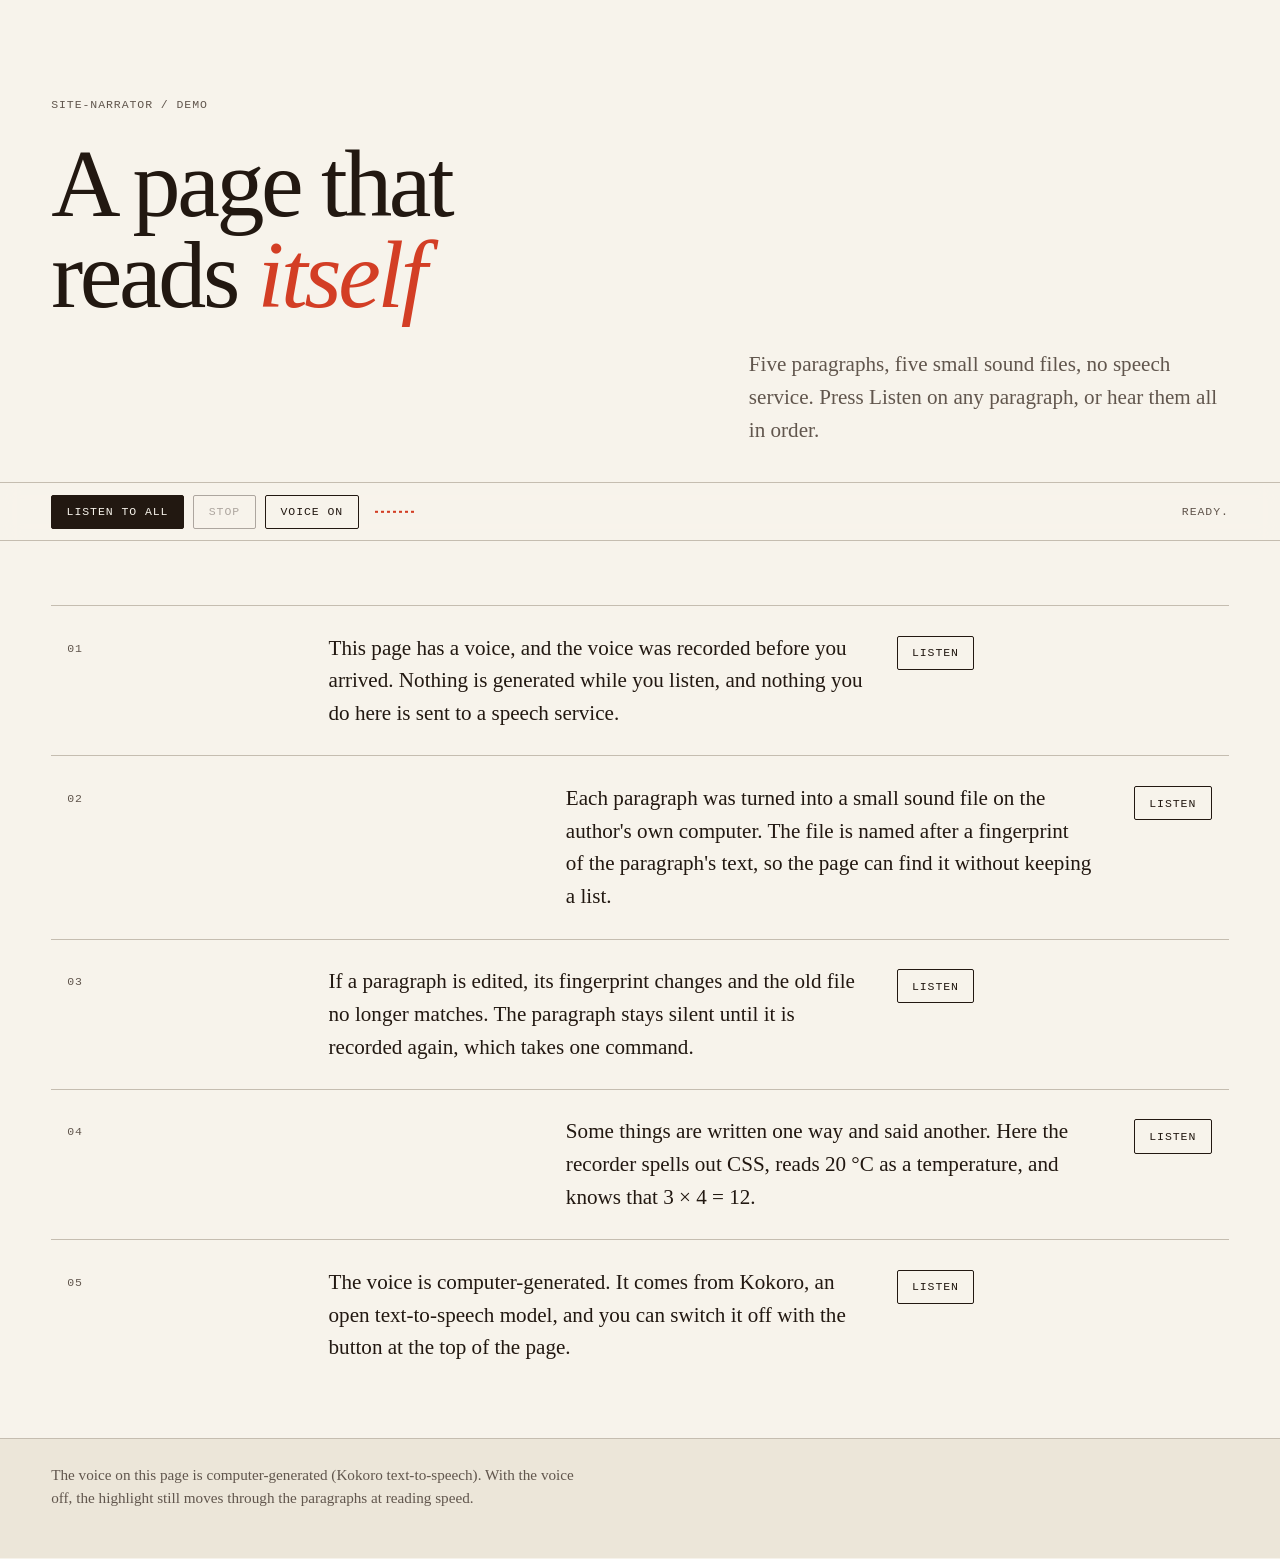
<file: examples/demo/index.html>
<!doctype html>
<html lang="en">
  <head>
    <meta charset="utf-8" />
    <meta name="viewport" content="width=device-width, initial-scale=1" />
    <meta http-equiv="Content-Security-Policy" content="default-src 'self'; img-src 'self' data:" />
    <title>A page that reads itself: site-narrator demo</title>
    <link rel="icon" href="data:," />
    <link rel="stylesheet" href="demo.css" />
    <script type="module" src="demo.js"></script>
  </head>
  <body>
    <header class="masthead">
      <p class="masthead__label">site-narrator / demo</p>
      <h1 id="title">A page that reads <em>itself</em></h1>
      <p class="masthead__lede">Five paragraphs, five small sound files, no speech service. Press Listen on any paragraph, or hear them all in order.</p>
    </header>

    <div class="desk" role="group" aria-label="Narration controls">
      <button type="button" class="btn btn--ink" data-action="all">Listen to all</button>
      <button type="button" class="btn" data-action="stop" disabled>Stop</button>
      <button type="button" class="btn btn--switch" data-action="voice" aria-pressed="true">Voice on</button>
      <div class="meter" aria-hidden="true"><span></span><span></span><span></span><span></span><span></span><span></span><span></span></div>
      <p class="desk__status" role="status" aria-live="polite">Ready.</p>
    </div>

    <main aria-labelledby="title">
      <ol class="column">
        <li class="passage">
          <p data-narrate>This page has a voice, and the voice was recorded before you arrived. Nothing is generated while you listen, and nothing you do here is sent to a speech service.</p>
          <button type="button" class="btn btn--listen" data-action="one">Listen</button>
        </li>
        <li class="passage">
          <p data-narrate>Each paragraph was turned into a small sound file on the author's own computer. The file is named after a fingerprint of the paragraph's text, so the page can find it without keeping a list.</p>
          <button type="button" class="btn btn--listen" data-action="one">Listen</button>
        </li>
        <li class="passage">
          <p data-narrate>If a paragraph is edited, its fingerprint changes and the old file no longer matches. The paragraph stays silent until it is recorded again, which takes one command.</p>
          <button type="button" class="btn btn--listen" data-action="one">Listen</button>
        </li>
        <li class="passage">
          <p data-narrate>Some things are written one way and said another. Here the recorder spells out CSS, reads 20 °C as a temperature, and knows that 3 × 4 = 12.</p>
          <button type="button" class="btn btn--listen" data-action="one">Listen</button>
        </li>
        <li class="passage">
          <p data-narrate>The voice is computer-generated. It comes from Kokoro, an open text-to-speech model, and you can switch it off with the button at the top of the page.</p>
          <button type="button" class="btn btn--listen" data-action="one">Listen</button>
        </li>
      </ol>
    </main>

    <footer class="colophon">
      <p>The voice on this page is computer-generated (Kokoro text-to-speech). With the voice off, the highlight still moves through the paragraphs at reading speed.</p>
    </footer>
  </body>
</html>
</file>
<file: examples/demo/demo.css>
/* site-narrator demo: a reading-room page. Ink on warm paper; vermilion is used only for "being read". */
:root {
  --paper: oklch(96.5% 0.012 85);
  --paper-deep: oklch(92.5% 0.018 85);
  --ink: oklch(22% 0.02 60);
  --ink-soft: oklch(46% 0.02 60);
  --rule: oklch(80% 0.02 80);
  --voice: oklch(58% 0.19 32);
  --voice-wash: oklch(58% 0.19 32 / 0.09);

  /* No web fonts on purpose: the demo makes no request beyond its own folder. */
  --serif: 'Iowan Old Style', 'Palatino Linotype', Palatino, 'Book Antiqua', Georgia, serif;
  --mono: ui-monospace, 'SF Mono', 'Cascadia Mono', Menlo, Consolas, monospace;

  --text-body: clamp(1.12rem, 1rem + 0.5vw, 1.32rem);
  --text-title: clamp(2.6rem, 1.2rem + 7vw, 6rem);
  --gutter: clamp(1rem, 4vw, 3.5rem);
  --measure: 34rem;
  --fast: 160ms;
  --slow: 420ms;
  --ease: cubic-bezier(0.16, 1, 0.3, 1);
}

@media (prefers-color-scheme: dark) {
  :root {
    --paper: oklch(19% 0.012 60);
    --paper-deep: oklch(24% 0.014 60);
    --ink: oklch(92% 0.015 85);
    --ink-soft: oklch(70% 0.02 80);
    --rule: oklch(36% 0.015 60);
    --voice: oklch(72% 0.17 40);
    --voice-wash: oklch(72% 0.17 40 / 0.12);
  }
}

*,
*::before,
*::after {
  box-sizing: border-box;
}

body {
  margin: 0;
  background: var(--paper);
  color: var(--ink);
  font-family: var(--serif);
  font-size: var(--text-body);
  line-height: 1.55;
  -webkit-font-smoothing: antialiased;
}

.masthead {
  padding: clamp(2.5rem, 8vw, 6rem) var(--gutter) 2.25rem;
  border-bottom: 1px solid var(--rule);
}

.masthead__label,
.desk__status,
.btn,
.passage::before {
  font-family: var(--mono);
  font-size: 0.72rem;
  letter-spacing: 0.08em;
  text-transform: uppercase;
}

.masthead__label {
  margin: 0 0 1.5rem;
  color: var(--ink-soft);
}

h1 {
  margin: 0;
  max-width: 11ch;
  font-size: var(--text-title);
  font-weight: 400;
  line-height: 0.95;
  letter-spacing: -0.035em;
  text-wrap: balance;
}

h1 em {
  color: var(--voice);
}

.masthead__lede {
  max-width: 30rem;
  margin: 1.75rem 0 0 auto;
  color: var(--ink-soft);
}

/* The control desk stays in view while the page reads. */
.desk {
  position: sticky;
  top: 0;
  z-index: 2;
  display: flex;
  flex-wrap: wrap;
  align-items: center;
  gap: 0.5rem 0.6rem;
  padding: 0.7rem var(--gutter);
  background: color-mix(in oklch, var(--paper) 88%, transparent);
  backdrop-filter: blur(10px);
  border-bottom: 1px solid var(--rule);
}

.desk__status {
  flex: 1 1 12rem;
  margin: 0;
  color: var(--ink-soft);
  text-align: right;
}

.btn {
  padding: 0.6rem 0.9rem;
  border: 1px solid var(--ink);
  border-radius: 2px;
  background: transparent;
  color: var(--ink);
  cursor: pointer;
  transition:
    transform var(--fast) var(--ease),
    background-color var(--fast) linear,
    color var(--fast) linear,
    opacity var(--fast) linear;
}

.btn:hover:not(:disabled) {
  background: var(--ink);
  color: var(--paper);
}

.btn:active:not(:disabled) {
  transform: translateY(1px) scale(0.98);
}

.btn:focus-visible {
  outline: 2px solid var(--voice);
  outline-offset: 3px;
}

.btn:disabled {
  opacity: 0.35;
  cursor: default;
}

.btn--ink {
  background: var(--ink);
  color: var(--paper);
}

.btn--ink:hover:not(:disabled) {
  background: var(--voice);
  border-color: var(--voice);
}

.btn--switch[aria-pressed='false'] {
  border-style: dashed;
  color: var(--ink-soft);
}

/* Loudness meter: seven bars driven by --level (0 to 1), set from narrator.level(). */
.meter {
  --level: 0;
  display: flex;
  align-items: center;
  gap: 3px;
  height: 1.6rem;
  margin-left: 0.4rem;
}

.meter span {
  width: 3px;
  height: 100%;
  background: var(--voice);
  transform: scaleY(calc(0.08 + var(--level) * var(--reach)));
  transition: transform 90ms linear;
}

.meter span:nth-child(1),
.meter span:nth-child(7) {
  --reach: 0.35;
}
.meter span:nth-child(2),
.meter span:nth-child(6) {
  --reach: 0.6;
}
.meter span:nth-child(3),
.meter span:nth-child(5) {
  --reach: 0.85;
}
.meter span:nth-child(4) {
  --reach: 1;
}

.column {
  margin: 0;
  padding: clamp(1.5rem, 5vw, 4rem) var(--gutter) 3rem;
  list-style: none;
  counter-reset: passage;
}

.passage {
  position: relative;
  display: grid;
  grid-template-columns: minmax(3.5rem, 1fr) minmax(0, var(--measure)) minmax(0, 1.4fr);
  align-items: start;
  gap: 0 1.5rem;
  padding: 1.6rem 0 1.6rem 1rem;
  border-top: 1px solid var(--rule);
  counter-increment: passage;
  transition: opacity var(--slow) var(--ease);
}

.passage:nth-child(even) {
  grid-template-columns: minmax(3.5rem, 2fr) minmax(0, var(--measure)) minmax(0, 0.4fr);
}

.passage::before {
  content: counter(passage, decimal-leading-zero);
  padding-top: 0.5rem;
  color: var(--ink-soft);
  transition: color var(--fast) linear;
}

/* The mark that shows which paragraph is being read: a bar that grows down the left edge, and a wash. */
.passage::after {
  content: '';
  position: absolute;
  inset: 0 auto 0 0;
  width: 3px;
  background: var(--voice);
  transform: scaleY(0);
  transform-origin: top;
  transition: transform var(--slow) var(--ease);
}

.passage p {
  margin: 0;
  text-wrap: pretty;
}

.passage .btn--listen {
  justify-self: start;
  margin-top: 0.25rem;
}

.column.is-reading .passage:not(.is-spoken) {
  opacity: 0.42;
}

.passage.is-spoken {
  background: linear-gradient(90deg, var(--voice-wash), transparent 70%);
}

.passage.is-spoken::after {
  transform: scaleY(1);
}

.passage.is-spoken::before {
  color: var(--voice);
}

.colophon {
  padding: 1.5rem var(--gutter) 3rem;
  border-top: 1px solid var(--rule);
  background: var(--paper-deep);
  color: var(--ink-soft);
  font-size: 0.95rem;
}

.colophon p {
  max-width: var(--measure);
  margin: 0;
}

@media (max-width: 720px) {
  .passage,
  .passage:nth-child(even) {
    grid-template-columns: 2.25rem minmax(0, 1fr);
  }

  .passage .btn--listen {
    grid-column: 2;
    margin-top: 0.9rem;
  }

  .masthead__lede {
    margin-left: 0;
  }

  .desk__status {
    text-align: left;
  }
}

@media (prefers-reduced-motion: reduce) {
  *,
  *::before,
  *::after {
    transition-duration: 1ms !important;
  }
}
</file>
